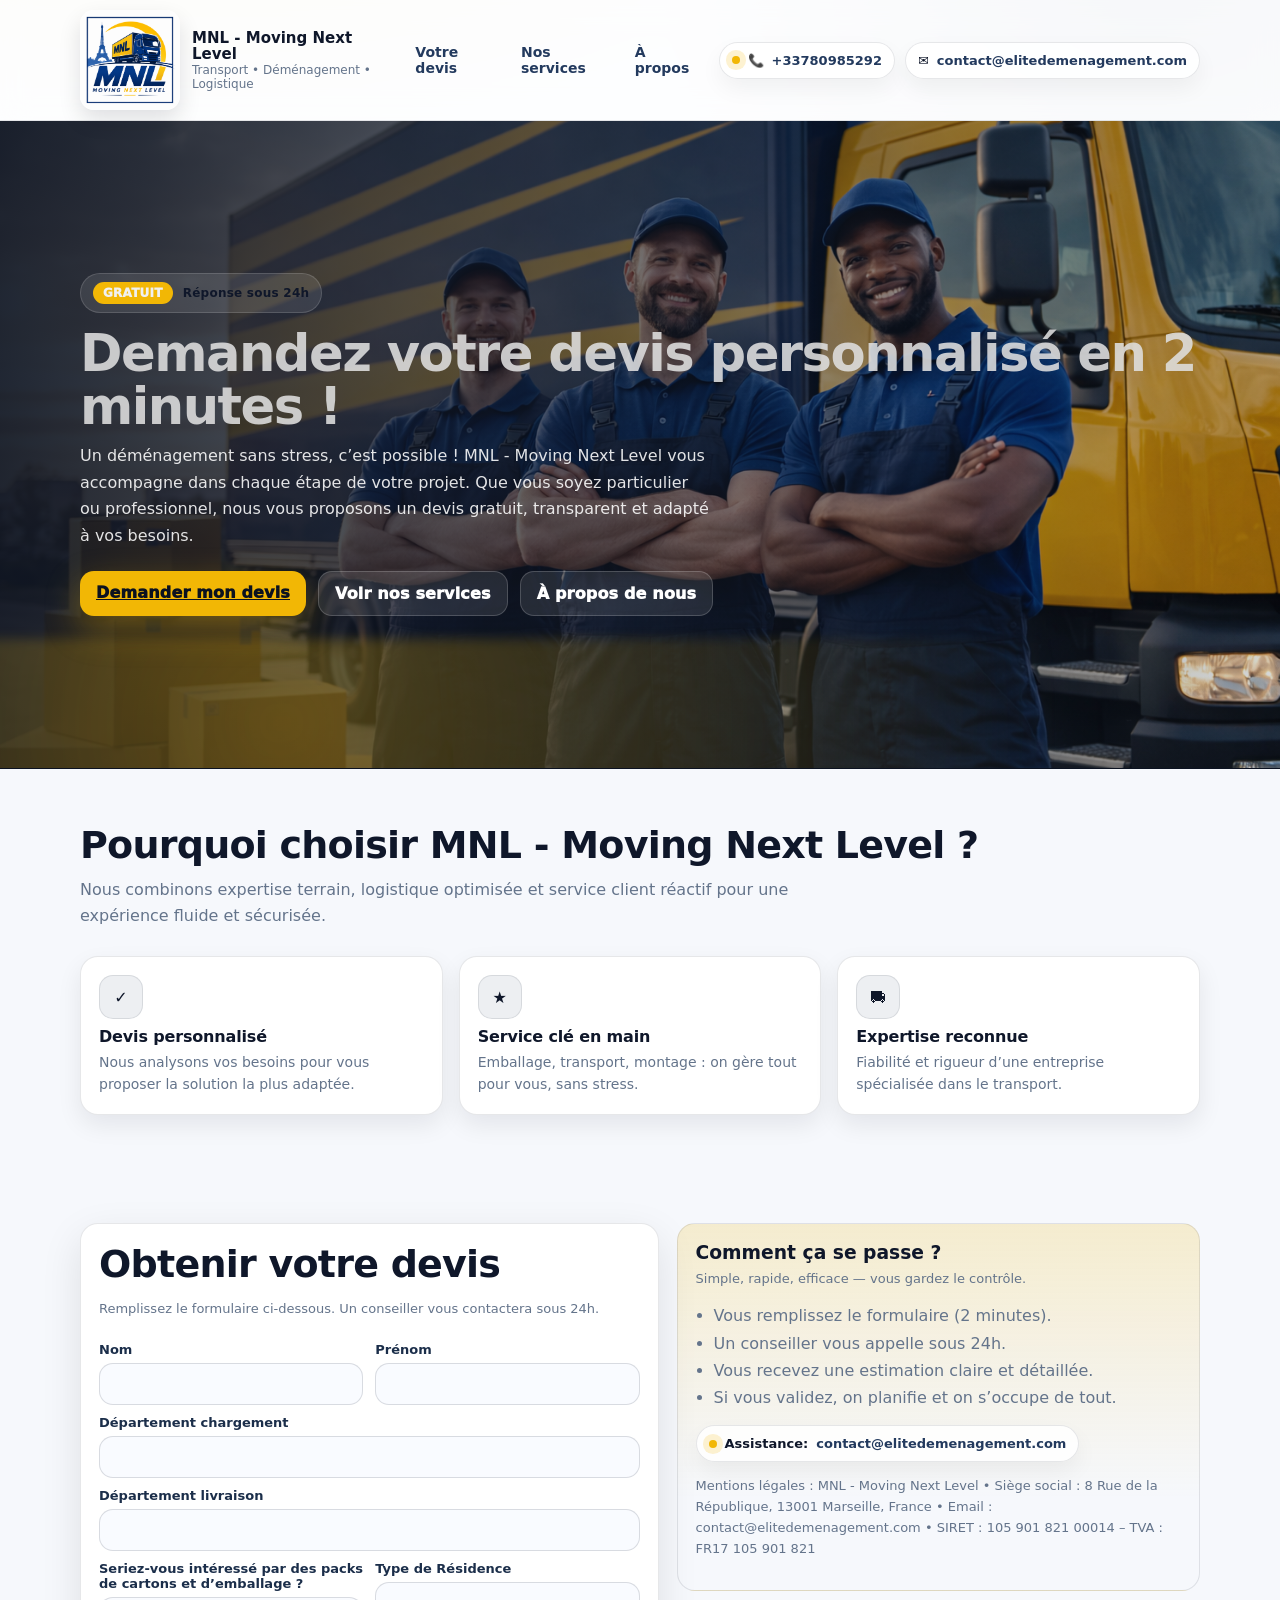
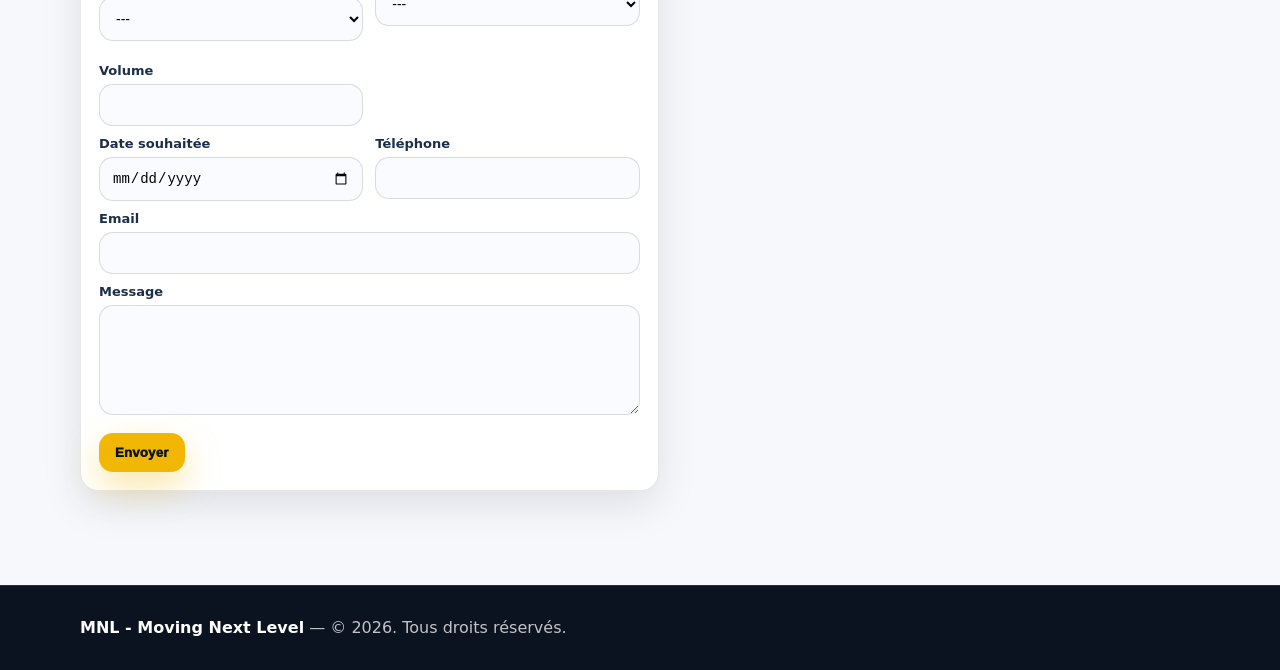
<file: index.html>
<!doctype html>
<html lang="fr">

<head>
  <meta charset="utf-8" />
  <meta name="viewport" content="width=device-width,initial-scale=1" />
  <link rel="icon" href="assets/images/logo.png" type="image/x-icon">
  <title>MNL - Moving Next Level | Votre devis</title>
  <link rel="stylesheet" href="assets/css/style.css" />
</head>

<body>

  <header class="navbar">
    <div class="container nav-inner">
      <a class="brand" href="index.html">
        <img src="assets/images/logo.png" alt="MNL" />
        <div>
          <strong>MNL - Moving Next Level</strong>
          <span>Transport • Déménagement • Logistique</span>
        </div>
      </a>

      <nav class="nav-links" aria-label="Navigation">
        <a data-nav href="index.html">Votre devis</a>
        <a data-nav href="services.html">Nos services</a>
        <a data-nav href="apropos.html">À propos</a>
      </nav>

      <div class="nav-cta">
        <a href="tel:+33780985292" class="pill">
          <span class="dot"></span> 📞 <b>+33780985292</b>
        </a>

        <a href="mailto:contact@elitedemenagement.com" class="pill">
          ✉️ <b>contact@elitedemenagement.com</b>
        </a>
      </div>

      <button class="burger" data-burger aria-label="Ouvrir le menu">
        <span></span><span></span><span></span>
      </button>
    </div>
  </header>

  <!-- Mobile drawer -->
  <div class="drawer" data-drawer>
    <div class="drawer-panel">
      <div class="drawer-head">
        <div style="display:flex;align-items:center;gap:10px;">
          <img src="assets/images/logo.png
" alt="Logo" style="width:44px;height:44px;border-radius:12px;object-fit:cover;">
          <strong>Menu</strong>
        </div>
        <button class="drawer-close" data-close aria-label="Fermer">✕</button>
      </div>

      <div class="drawer-links">
        <a data-nav href="index.html">Votre devis</a>
        <a data-nav href="services.html">Nos services</a>
        <a data-nav href="apropos.html">À propos</a>
      </div>
      <a href="tel:+33780985292" class="pill">
        <span class="dot"></span> 📞 <b>+33780985292</b>
      </a>

      <div style="height:10px"></div>
      <a href="mailto:contact@elitedemenagement.com" class="pill">
        ✉️ <b>contact@elitedemenagement.com</b>
      </a>

    </div>
  </div>

  <section class="hero">
    <div class="container hero-content">
      <div class="kicker"><span class="badge">GRATUIT</span> Réponse sous 24h</div>
      <h1>Demandez votre devis personnalisé en 2 minutes !</h1>
      <p>
        Un déménagement sans stress, c’est possible ! MNL - Moving Next Level vous accompagne dans chaque étape de votre
        projet.
        Que vous soyez particulier ou professionnel, nous vous proposons un devis gratuit, transparent et adapté à vos
        besoins.
      </p>
      <div class="hero-actions">
        <a href="#form-section" class="btn btn-primary">
          Demander mon devis
        </a>

        <a class="btn btn-secondary" style="text-decoration:none;display:inline-block" href="services.html">
          Voir nos services
        </a>
        <a class="btn btn-secondary" style="text-decoration:none;display:inline-block" href="apropos.html">
          À propos de nous
        </a>
      </div>

    </div>
  </section>

  <section class="section">
    <div class="container">
      <h2 class="section-title">Pourquoi choisir MNL - Moving Next Level ?</h2>
      <p class="section-sub">
        Nous combinons expertise terrain, logistique optimisée et service client réactif pour une expérience fluide et
        sécurisée.
      </p>

      <div class="grid-3">
        <div class="card">
          <div class="icon">✓</div>
          <h3>Devis personnalisé</h3>
          <p>Nous analysons vos besoins pour vous proposer la solution la plus adaptée.</p>
        </div>
        <div class="card">
          <div class="icon">★</div>
          <h3>Service clé en main</h3>
          <p>Emballage, transport, montage : on gère tout pour vous, sans stress.</p>
        </div>
        <div class="card">
          <div class="icon">⛟</div>
          <h3>Expertise reconnue</h3>
          <p>Fiabilité et rigueur d’une entreprise spécialisée dans le transport.</p>
        </div>
      </div>
    </div>
  </section>

  <section class="section" id="form-section">
    <div class="container form-wrap">
      <form id="form" class="form">

        <h2 class="section-title" style="margin-bottom:6px">Obtenir votre devis</h2>

        <p class="small-muted">
          Remplissez le formulaire ci-dessous. Un conseiller vous contactera sous 24h.
        </p>

        <div class="row">

          <div>
            <label class="label">Nom</label>
            <input class="input" name="Nom" required>
          </div>

          <div>
            <label class="label">Prénom</label>
            <input class="input" name="Prenom" required>
          </div>

        </div>

        <label class="label">Département chargement</label>
        <input class="input" name="Département chargement" required>

        <label class="label">Département livraison</label>
        <input class="input" name="Département livraison" required>

        <div class="row">

          <div>
            <label class="label">Seriez-vous intéressé par des packs de cartons et d’emballage ?</label>
            <select class="select" name="Carton" required>
              <option value="" disabled selected>---</option>
              <option value="Oui">Oui</option>
              <option value="Non">Non</option>
            </select>
          </div>
          <div>
            <label class="label">Type de Résidence</label>
            <select class="select" name="Type de Résidence" required>
              <option value="" disabled selected>---</option>
              <option value="Maison">Maison</option>
              <option value="Appartement">Appartement</option>
              <option value="Bureau">Bureau</option>
            </select>
          </div>

          <div>
            <label class="label">Volume</label>
            <input class="input" name="Volume">
          </div>

        </div>

        <div class="row">

          <div>
            <label class="label">Date souhaitée</label>
            <input id="date" class="input" type="date" name="date">
          </div>

          <div>
            <label class="label">Téléphone</label>
            <input class="input" name="Telephone" required>
          </div>

        </div>

        <label class="label">Email</label>
        <input class="input" type="email" name="Email" required>

        <label class="label">Message</label>
        <textarea class="textarea" name="Notes"></textarea>

        <div style="margin-top:14px">

          <button id="submit-button" type="submit" class="btn btn-primary">
            Envoyer
          </button>
          <div id="message" style="display:none;margin-top:10px;"></div>



        </div>

      </form>


      <aside class="helper">
        <h3 style="margin:0 0 6px">Comment ça se passe ?</h3>
        <p class="small-muted" style="margin-top:0">
          Simple, rapide, efficace — vous gardez le contrôle.
        </p>
        <ul>
          <li>Vous remplissez le formulaire (2 minutes).</li>
          <li>Un conseiller vous appelle sous 24h.</li>
          <li>Vous recevez une estimation claire et détaillée.</li>
          <li>Si vous validez, on planifie et on s’occupe de tout.</li>
        </ul>

 
        <a href="mailto:contact@elitedemenagement.com" style="margin-top:14px" class="pill">
          <span class="dot"></span> Assistance: <b>contact@elitedemenagement.com</b>
        </a>

        <p class="small-muted" style="margin-top:14px">
          Mentions légales : MNL - Moving Next Level • Siège social : 8 Rue de la
          République, 13001 Marseille, France • Email
          : contact@elitedemenagement.com •
          SIRET : 105 901 821 00014 – TVA : FR17 105 901 821
        </p>
      </aside>
    </div>
  </section>

  <footer class="footer">
    <div class="container">
      <p><strong>MNL - Moving Next Level</strong> — © 2026. Tous droits réservés.</p>
    </div>
  </footer>

  <script src="assets/js/main.js"></script>
</body>

</html>
</file>
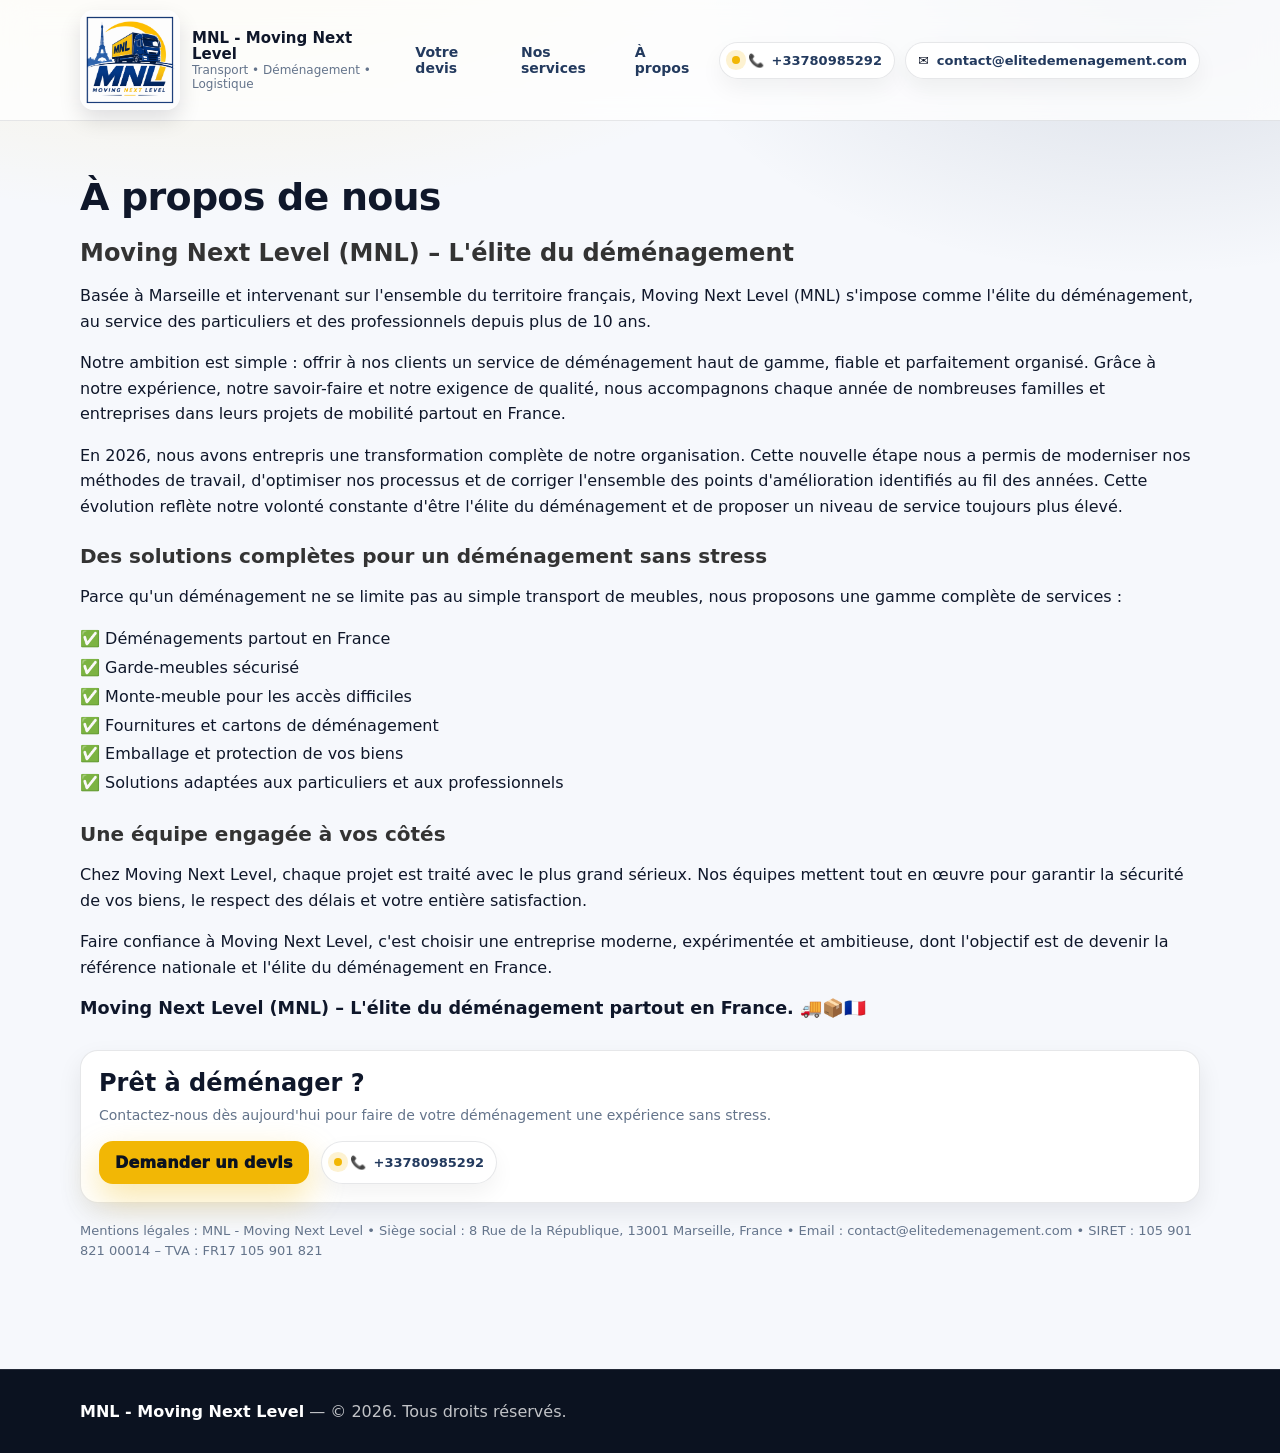
<file: apropos.html>
<!doctype html>
<html lang="fr">

<head>
  <meta charset="utf-8" />
  <meta name="viewport" content="width=device-width,initial-scale=1" />
  <link rel="icon" href="assets/images/logo.png" type="image/x-icon">
  <title>MNL - Moving Next Level | À propos</title>
  <link rel="stylesheet" href="assets/css/style.css" />
</head>

<body>

  <header class="navbar">
    <div class="container nav-inner">
      <a class="brand" href="index.html">
        <img src="assets/images/logo.png" alt="MNL - Moving Next Level" />
        <div>
          <strong>MNL - Moving Next Level</strong>
          <span>Transport • Déménagement • Logistique</span>
        </div>
      </a>

      <nav class="nav-links" aria-label="Navigation">
        <a data-nav href="index.html">Votre devis</a>
        <a data-nav href="services.html">Nos services</a>
        <a data-nav href="apropos.html">À propos</a>
      </nav>

      <div class="nav-cta"><a href="tel:+33780985292" class="pill">
          <span class="dot"></span> 📞 <b>+33780985292</b>
        </a>

        <a href="mailto:contact@elitedemenagement.com" class="pill">
          ✉️ <b>contact@elitedemenagement.com</b>
        </a>
      </div>

      <button class="burger" data-burger aria-label="Ouvrir le menu">
        <span></span><span></span><span></span>
      </button>
    </div>
  </header>

  <div class="drawer" data-drawer>
    <div class="drawer-panel">
      <div class="drawer-head">
        <div style="display:flex;align-items:center;gap:10px;">
          <img src="assets/images/logo.png" alt="Logo"
            style="width:44px;height:44px;border-radius:12px;object-fit:cover;">
          <strong>Menu</strong>
        </div>
        <button class="drawer-close" data-close aria-label="Fermer">✕</button>
      </div>
      <div class="drawer-links">
        <a data-nav href="index.html">Votre devis</a>
        <a data-nav href="services.html">Nos services</a>
        <a data-nav href="apropos.html">À propos</a>
      </div>
      <a href="tel:+33780985292" class="pill">
        <span class="dot"></span> 📞 <b>+33780985292</b>
      </a>

      <div style="height:10px"></div>
      <a href="mailto:contact@elitedemenagement.com" class="pill">
        ✉️ <b>contact@elitedemenagement.com</b>
      </a>
    </div>
  </div>

  <section class="section">
    <div class="container">
      <h1 class="section-title">À propos de nous</h1>
      <h2 style="margin-bottom: 16px; font-size: 1.5rem; color: #333;">Moving Next Level (MNL) – L'élite du déménagement
      </h2>

      <p style="margin-bottom: 16px; line-height: 1.6;">
        Basée à Marseille et intervenant sur l'ensemble du territoire français, Moving Next Level (MNL) s'impose comme
        l'élite du déménagement, au service des particuliers et des professionnels depuis plus de 10 ans.
      </p>

      <p style="margin-bottom: 16px; line-height: 1.6;">
        Notre ambition est simple : offrir à nos clients un service de déménagement haut de gamme, fiable et
        parfaitement organisé. Grâce à notre expérience, notre savoir-faire et notre exigence de qualité, nous
        accompagnons chaque année de nombreuses familles et entreprises dans leurs projets de mobilité partout en
        France.
      </p>

      <p style="margin-bottom: 24px; line-height: 1.6;">
        En 2026, nous avons entrepris une transformation complète de notre organisation. Cette nouvelle étape nous a
        permis de moderniser nos méthodes de travail, d'optimiser nos processus et de corriger l'ensemble des points
        d'amélioration identifiés au fil des années. Cette évolution reflète notre volonté constante d'être l'élite du
        déménagement et de proposer un niveau de service toujours plus élevé.
      </p>

      <h3 style="margin-bottom: 12px; font-size: 1.25rem; color: #333;">Des solutions complètes pour un déménagement
        sans stress</h3>
      <p style="margin-bottom: 16px; line-height: 1.6;">
        Parce qu'un déménagement ne se limite pas au simple transport de meubles, nous proposons une gamme complète de
        services :
      </p>

      <ul style="list-style: none; padding: 0; margin-bottom: 24px; line-height: 1.8;">
        <li>✅ Déménagements partout en France</li>
        <li>✅ Garde-meubles sécurisé</li>
        <li>✅ Monte-meuble pour les accès difficiles</li>
        <li>✅ Fournitures et cartons de déménagement</li>
        <li>✅ Emballage et protection de vos biens</li>
        <li>✅ Solutions adaptées aux particuliers et aux professionnels</li>
      </ul>

      <h3 style="margin-bottom: 12px; font-size: 1.25rem; color: #333;">Une équipe engagée à vos côtés</h3>
      <p style="margin-bottom: 16px; line-height: 1.6;">
        Chez Moving Next Level, chaque projet est traité avec le plus grand sérieux. Nos équipes mettent tout en œuvre
        pour garantir la sécurité de vos biens, le respect des délais et votre entière satisfaction.
      </p>

      <p style="margin-bottom: 16px; line-height: 1.6;">
        Faire confiance à Moving Next Level, c'est choisir une entreprise moderne, expérimentée et ambitieuse, dont
        l'objectif est de devenir la référence nationale et l'élite du déménagement en France.
      </p>

      <p style="font-weight: bold; margin-bottom: 32px; font-size: 1.1rem;">
        Moving Next Level (MNL) – L'élite du déménagement partout en France. 🚚📦🇫🇷
      </p>

      <div class="card" style="margin-top:16px;">
        <h2 style="margin:0 0 8px;">Prêt à déménager ?</h2>
        <p class="small-muted" style="margin:0;">
          Contactez-nous dès aujourd'hui pour faire de votre déménagement une expérience sans stress.
        </p>
        <div style="margin-top:14px;display:flex;gap:12px;flex-wrap:wrap;">
          <a class="btn btn-primary" style="text-decoration:none;display:inline-block" href="index.html#form">Demander
            un devis</a>
          <a href="tel:+33780985292" class="pill">
            <span class="dot"></span> 📞 <b>+33780985292</b>
          </a>
        </div>
      </div>

      <p class="small-muted" style="margin-top:18px">
        Mentions légales : MNL - Moving Next Level • Siège social : 8 Rue de la République,
        13001 Marseille, France • Email :
        contact@elitedemenagement.com •
        SIRET : 105 901 821 00014 – TVA : FR17 105 901 821
      </p>
    </div>
  </section>

  <footer class="footer">
    <div class="container">
      <p><strong>MNL - Moving Next Level</strong> — © 2026. Tous droits réservés.</p>
    </div>
  </footer>

  <script src="assets/js/main.js"></script>
</body>

</html>
</file>
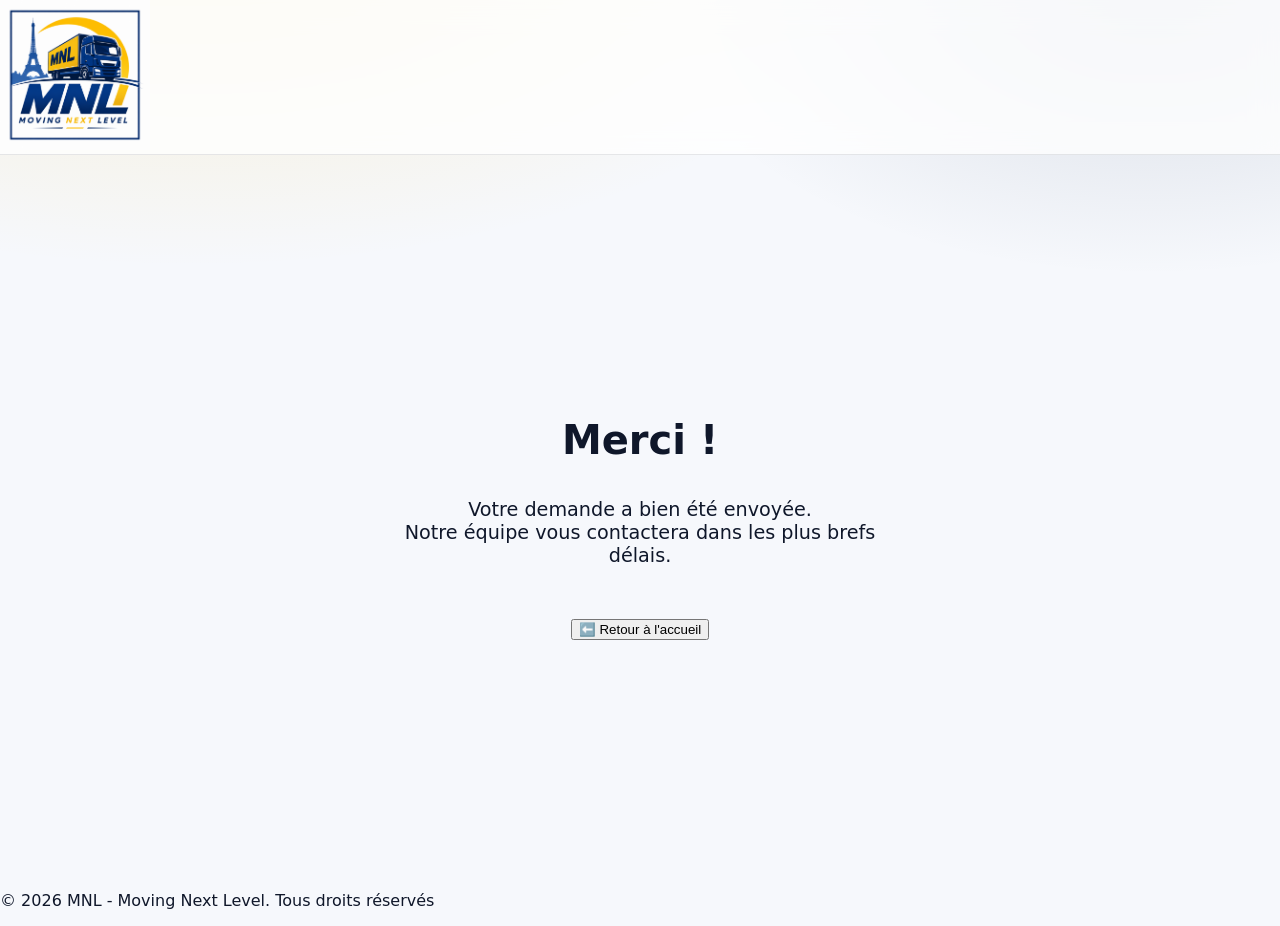
<file: merci.html>
<!DOCTYPE html>
<html lang="fr">

<head>
  <meta charset="UTF-8">
  <meta name="viewport" content="width=device-width, initial-scale=1.0">
  <title>Merci - MNL - Moving Next Level</title>
  <link rel="stylesheet" href="./assets/css/style.css">
  <link rel="stylesheet" href="./assets/css/responsive.css">
  <link rel="icon" href="assets/images/logo.png" type="image/x-icon">
  <link href="https://fonts.googleapis.com/css2?family=Montserrat:wght@300;400;500;700&display=swap" rel="stylesheet">
  <!-- Google tag (gtag.js) -->
  <script async src="https://www.googletagmanager.com/gtag/js?id=AW-17023485935"></script>
  <script>
    window.dataLayer = window.dataLayer || [];
    function gtag(){dataLayer.push(arguments);}
    gtag('js', new Date());

    gtag('config', 'AW-17023485935');
  </script>
  <!-- Event snippet for Envoi de formulaire pour prospects conversion page -->
  <script>
    gtag('event', 'conversion', {
      'send_to': 'AW-17023485935/jPHXCJvSwbsaEO-Pt7U_',
      'value': 1.0,
      'currency': 'ILS'
    });
</script>

</head>

<body>
  <!-- Navigation bar -->
  <nav class="navbar navbar-expand-md navbar-light text-black">
    <div class="container-fluid">
      <a href="index.html">
        <img src="assets/images/logo.png" alt="Logo ELITE" width="150px">
      </a>
    </div>
  </nav>

  <!-- Main Content -->
  <main style="min-height: 80vh; display: flex; flex-direction: column; justify-content: center; align-items: center; text-align: center; padding: 2rem;">
    <h1 style="font-size: 2.5rem; color: var(--blue-color-dark); margin-bottom: 1rem;">Merci !</h1>
    <p style="font-size: 1.2rem; max-width: 500px;">
      Votre demande a bien été envoyée. <br>
      Notre équipe vous contactera dans les plus brefs délais.
    </p>

    <a href="index.html">
      <button class="hero-button" style="margin-top: 2rem;">
        ⬅️ Retour à l'accueil
      </button>
    </a>
  </main>

  <!-- Footer -->
  <footer>
    <div class="bottom-bar">
      <p>&copy; 2026 MNL - Moving Next Level. Tous droits réservés</p>
    </div>
  </footer>
</body>

</html>
</file>
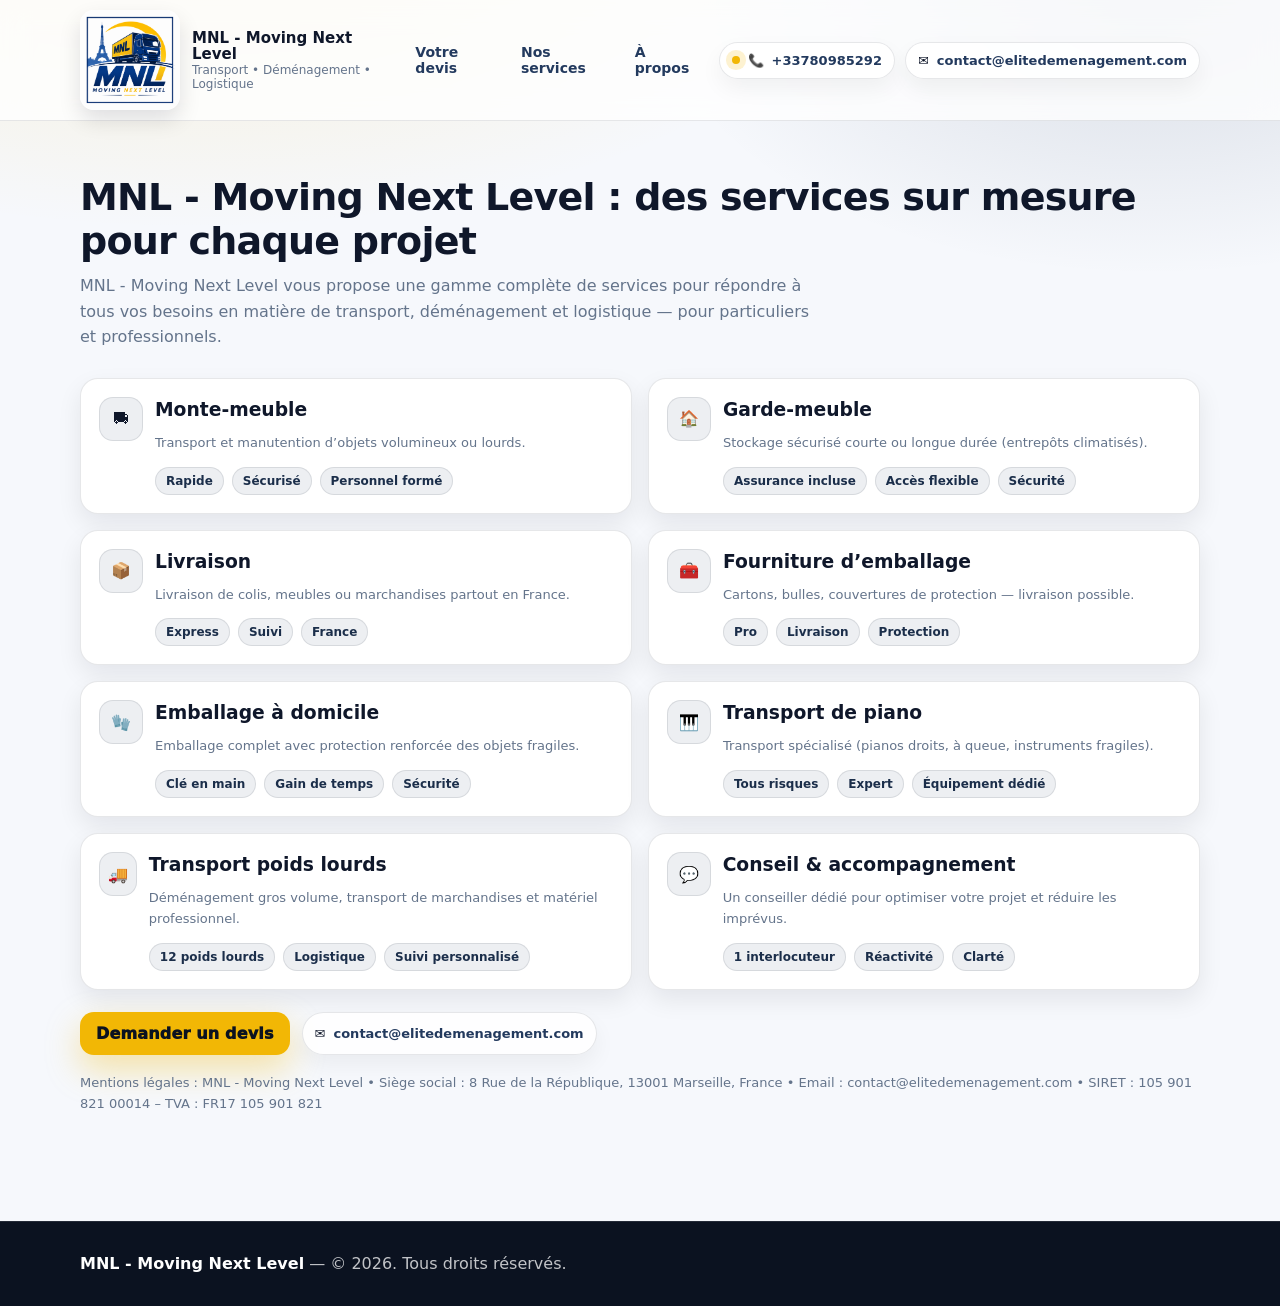
<file: services.html>
<!doctype html>
<html lang="fr">

<head>
  <meta charset="utf-8" />
  <meta name="viewport" content="width=device-width,initial-scale=1" />
  <link rel="icon" href="assets/images/logo.png" type="image/x-icon">
  <title>MNL - Moving Next Level | Nos services</title>
  <link rel="stylesheet" href="assets/css/style.css" />
</head>

<body>

  <header class="navbar">
    <div class="container nav-inner">
      <a class="brand" href="index.html">
        <img src="assets/images/logo.png" alt="MNL - Moving Next Level" />
        <div>
          <strong>MNL - Moving Next Level</strong>
          <span>Transport • Déménagement • Logistique</span>
        </div>
      </a>

      <nav class="nav-links" aria-label="Navigation">
        <a data-nav href="index.html">Votre devis</a>
        <a data-nav href="services.html">Nos services</a>
        <a data-nav href="apropos.html">À propos</a>
      </nav>

      <div class="nav-cta">
        <a href="tel:+33780985292" class="pill">
          <span class="dot"></span> 📞 <b>+33780985292</b>
        </a>

        <a href="mailto:contact@elitedemenagement.com" class="pill">
          ✉️ <b>contact@elitedemenagement.com</b>
        </a>
      </div>

      <button class="burger" data-burger aria-label="Ouvrir le menu">
        <span></span><span></span><span></span>
      </button>
    </div>
  </header>

  <div class="drawer" data-drawer>
    <div class="drawer-panel">
      <div class="drawer-head">
        <div style="display:flex;align-items:center;gap:10px;">
          <img src="assets/images/logo.png" alt="Logo"
            style="width:44px;height:44px;border-radius:12px;object-fit:cover;">
          <strong>Menu</strong>
        </div>
        <button class="drawer-close" data-close aria-label="Fermer">✕</button>
      </div>
      <div class="drawer-links">
        <a data-nav href="index.html">Votre devis</a>
        <a data-nav href="services.html">Nos services</a>
        <a data-nav href="apropos.html">À propos</a>
      </div><a href="tel:+33780985292" class="pill">
        <span class="dot"></span> 📞 <b>+33780985292</b>
      </a>

      <div style="height:10px"></div>
      <a href="mailto:contact@elitedemenagement.com" class="pill">
        ✉️ <b>contact@elitedemenagement.com</b>
      </a>

    </div>
  </div>

  <section class="section">
    <div class="container">
      <h1 class="section-title">MNL - Moving Next Level : des services sur mesure pour chaque projet</h1>
      <p class="section-sub">
        MNL - Moving Next Level vous propose une gamme complète de services pour répondre à tous vos besoins en matière
        de
        transport,
        déménagement et logistique — pour particuliers et professionnels.
      </p>

      <div class="services">
        <div class="service">
          <div class="top">
            <div class="icon">⛟</div>
            <div>
              <h3>Monte-meuble</h3>
              <p class="small-muted">Transport et manutention d’objets volumineux ou lourds.</p>
              <div class="tags">
                <span class="tag">Rapide</span>
                <span class="tag">Sécurisé</span>
                <span class="tag">Personnel formé</span>
              </div>
            </div>
          </div>
        </div>

        <div class="service">
          <div class="top">
            <div class="icon">🏠</div>
            <div>
              <h3>Garde-meuble</h3>
              <p class="small-muted">Stockage sécurisé courte ou longue durée (entrepôts climatisés).</p>
              <div class="tags">
                <span class="tag ">Assurance incluse</span>
                <span class="tag">Accès flexible</span>
                <span class="tag">Sécurité</span>
              </div>
            </div>
          </div>
        </div>

        <div class="service">
          <div class="top">
            <div class="icon">📦</div>
            <div>
              <h3>Livraison</h3>
              <p class="small-muted">Livraison de colis, meubles ou marchandises partout en France.</p>
              <div class="tags">
                <span class="tag ">Express</span>
                <span class="tag">Suivi</span>
                <span class="tag">France</span>
              </div>
            </div>
          </div>
        </div>

        <div class="service">
          <div class="top">
            <div class="icon">🧰</div>
            <div>
              <h3>Fourniture d’emballage</h3>
              <p class="small-muted">Cartons, bulles, couvertures de protection — livraison possible.</p>
              <div class="tags">
                <span class="tag ">Pro</span>
                <span class="tag">Livraison</span>
                <span class="tag">Protection</span>
              </div>
            </div>
          </div>
        </div>

        <div class="service">
          <div class="top">
            <div class="icon">🧤</div>
            <div>
              <h3>Emballage à domicile</h3>
              <p class="small-muted">Emballage complet avec protection renforcée des objets fragiles.</p>
              <div class="tags">
                <span class="tag ">Clé en main</span>
                <span class="tag">Gain de temps</span>
                <span class="tag">Sécurité</span>
              </div>
            </div>
          </div>
        </div>

        <div class="service">
          <div class="top">
            <div class="icon">🎹</div>
            <div>
              <h3>Transport de piano</h3>
              <p class="small-muted">Transport spécialisé (pianos droits, à queue, instruments fragiles).</p>
              <div class="tags">
                <span class="tag ">Tous risques</span>
                <span class="tag">Expert</span>
                <span class="tag">Équipement dédié</span>
              </div>
            </div>
          </div>
        </div>

        <div class="service">
          <div class="top">
            <div class="icon">🚚</div>
            <div>
              <h3>Transport poids lourds</h3>
              <p class="small-muted">Déménagement gros volume, transport de marchandises et matériel professionnel.</p>
              <div class="tags">
                <span class="tag ">12 poids lourds</span>
                <span class="tag">Logistique</span>
                <span class="tag">Suivi personnalisé</span>
              </div>
            </div>
          </div>
        </div>

        <div class="service">
          <div class="top">
            <div class="icon">💬</div>
            <div>
              <h3>Conseil & accompagnement</h3>
              <p class="small-muted">Un conseiller dédié pour optimiser votre projet et réduire les imprévus.</p>
              <div class="tags">
                <span class="tag ">1 interlocuteur</span>
                <span class="tag">Réactivité</span>
                <span class="tag">Clarté</span>
              </div>
            </div>
          </div>
        </div>
      </div>

      <div style="margin-top:22px;display:flex;gap:12px;flex-wrap:wrap;">
        <a class="btn btn-primary" style="text-decoration:none;display:inline-block" href="index.html#form">Demander un
          devis</a>
        <a href="mailto:contact@elitedemenagement.com" class="pill">
          ✉️ <b>contact@elitedemenagement.com</b>
        </a>
      </div>

      <p class="small-muted" style="margin-top:18px">
        Mentions légales : MNL - Moving Next Level • Siège social : 8 Rue de la République,
        13001 Marseille, France • Email :
        contact@elitedemenagement.com •
        SIRET : 105 901 821 00014 – TVA : FR17 105 901 821
      </p>
    </div>
  </section>

  <footer class="footer">
    <div class="container">
      <p><strong>MNL - Moving Next Level</strong> — © 2026. Tous droits réservés.</p>
    </div>
  </footer>

  <script src="assets/js/main.js"></script>
</body>

</html>
</file>
<file: assets/css/style.css>
:root{
  --blue:#233a5e;          /* כחול כהה */
  --blue-2:#1b2e4a;
  --yellow:#f2b705;        /* צהוב */
  --bg:#f6f8fc;            /* רקע */
  --card:#ffffff;
  --text:#0f172a;
  --muted:#64748b;
  --border:rgba(15,23,42,.10);
  --shadow: 0 14px 40px rgba(2,6,23,.10);
  --shadow2: 0 10px 25px rgba(2,6,23,.08);
  --radius: 18px;
}

*{box-sizing:border-box}
html{scroll-behavior:smooth}
body{
  margin:0;
  font-family: ui-sans-serif, system-ui, -apple-system, Segoe UI, Roboto, Arial;
  color:var(--text);
  background: radial-gradient(1200px 600px at 15% -10%, rgba(242,183,5,.18), transparent 60%),
              radial-gradient(900px 500px at 90% 0%, rgba(35,58,94,.14), transparent 55%),
              var(--bg);
}

/* ====== Layout ====== */
.container{
  width:min(1120px, calc(100% - 40px));
  margin:0 auto;
}
.section{padding: 54px 0;}
.section-title{
  font-size: clamp(26px, 3vw, 38px);
  letter-spacing:-0.02em;
  margin:0 0 10px;
}
.section-sub{
  margin:0 0 28px;
  color:var(--muted);
  line-height:1.6;
  max-width: 72ch;
}

/* ====== Navbar ====== */
.navbar{
  position:sticky;
  top:0;
  z-index:999;
  background: rgba(255,255,255,.78);
  backdrop-filter: blur(14px);
  border-bottom: 1px solid var(--border);
}
.nav-inner{
  height:120px;
  display:flex;
  align-items:center;
  justify-content:space-between;
  gap:14px;
}
.brand{
  display:flex;
  align-items:center;
  gap:12px;
  text-decoration:none;
  color:var(--text);
}
.brand img{
  width:100px;
  border-radius:14px;
  object-fit:cover;
  box-shadow: 0 10px 22px rgba(2,6,23,.12);
}
.brand strong{
  display:block;
  font-size: 15px;
  line-height:1.1;
}
.brand span{
  display:block;
  font-size:12px;
  color:var(--muted);
}

.nav-links{
  display:flex;
  align-items:center;
  gap: 8px;
}
.nav-links a{
  text-decoration:none;
  color: var(--blue);
  font-weight: 700;
  font-size: 14px;
  padding:10px 12px;
  border-radius: 999px;
  transition: background .15s ease, transform .15s ease, color .15s ease;
}
.nav-links a:hover{
  background: rgba(35,58,94,.08);
  transform: translateY(-1px);
}
.nav-links a.active{
  background: rgba(242,183,5,.20);
  color: var(--blue-2);
}

.nav-cta{
  display:flex;
  align-items:center;
  gap:10px;
  white-space:nowrap;
}
.pill{
  display:inline-flex;
  align-items:center;
  gap:8px;
  padding:10px 12px;
  border-radius:999px;
  border:1px solid var(--border);
  background: rgba(255,255,255,.85);
  color: var(--blue-2);
  font-weight:800;
  font-size:13px;
  box-shadow: 0 10px 22px rgba(2,6,23,.05);
}
.pill b{color:var(--blue)}
.pill .dot{
  width:8px; height:8px; border-radius:99px;
  background: var(--yellow);
  box-shadow: 0 0 0 6px rgba(242,183,5,.18);
}

/* Mobile menu button */
.burger{
  display:none;
  width:44px;height:44px;
  border-radius: 12px;
  border:1px solid var(--border);
  background: rgba(255,255,255,.9);
  cursor:pointer;
}
.burger span{
  display:block;
  width:18px; height:2px;
  background: var(--blue);
  margin:4px auto;
  border-radius:99px;
}

/* Mobile drawer */
.drawer{
  position:fixed;
  inset:0;
  background: rgba(2,6,23,.55);
  z-index:9999;

  opacity:0;
  pointer-events:none;
  transition: opacity .3s ease;
}

.drawer.open{
  opacity:1;
  pointer-events:auto;
}

.drawer-panel{
  position:absolute;
  right:0;
  top:0;
  width:min(360px, 88vw);
  height:100%;
  background:#fff;
  padding:18px;
  box-shadow: var(--shadow);

  transform: translateX(100%);
  transition: transform .3s ease;
}

.drawer.open .drawer-panel{
  transform: translateX(0);
}

/* ====== Hero ====== */
.hero{
  position:relative;
  min-height: 72vh;
  display:flex;
  align-items:center;
  overflow:hidden;
  border-bottom: 1px solid var(--border);
  background: #0b1220;
}
.hero::before{
  content:"";
  position:absolute;
  inset:0;
  background:
    linear-gradient(90deg, rgba(11,18,32,.92) 0%,
                         rgba(11,18,32,.62) 45%,
                         rgba(11,18,32,.15) 100%),
    url("/assets/images/truck-hero.jpg") center/cover no-repeat;
  transform: scale(1.03);

  pointer-events:none; /* 👈 להוסיף את השורה הזאת */
}
.hero::after{
  content:"";
  position:absolute;
  inset:auto -20% -45% -20%;
  height: 420px;
  background: radial-gradient(circle at 30% 20%, rgba(242,183,5,.28), transparent 60%);
  filter: blur(6px);
}
.hero-content{
  position:relative;
  z-index:2; /* 👈 להוסיף */
}
.kicker{
  display:inline-flex;
  gap:10px;
  align-items:center;
  padding:8px 12px;
  border-radius:999px;
  background: rgba(255,255,255,.10);
  border: 1px solid rgba(255,255,255,.14);
  font-weight:800;
  letter-spacing:.02em;
  font-size:12px;
}
.kicker .badge{
  background: var(--yellow);
  color: #f0f0f0;
  font-weight: 1000;
  padding:4px 10px;
  border-radius:999px;
}
.hero h1{
  margin:14px 0 10px;
  font-size: clamp(32px, 4vw, 54px);
  letter-spacing:-0.03em;
  line-height:1.04;
    color: rgba(223, 223, 223, 0.88);
}
.hero p{
  margin:0 0 22px;
  max-width: 62ch;
  color: rgba(255,255,255,.88);
  line-height:1.65;
  font-size: 16px;
}
.hero-actions{
  display:flex;
  gap:12px;
  flex-wrap:wrap;
}
.btn{
  appearance:none;
  border:none;
  cursor:pointer;
  border-radius: 14px;
  padding: 12px 16px;
  font-weight: 950;
  letter-spacing:.01em;
  transition: transform .15s ease, box-shadow .15s ease, opacity .15s ease;
}
.btn-primary{
  background: var(--yellow);
  color: #0b1220;
  box-shadow: 0 14px 34px rgba(242,183,5,.35);
}
.btn-primary:hover{transform: translateY(-1px); opacity:.95;}
.btn-secondary{
  background: rgba(255,255,255,.10);
  color: #fff;
  border: 1px solid rgba(255,255,255,.18);
}
.btn-secondary:hover{transform: translateY(-1px); opacity:.95;}

/* ====== Cards / Highlights ====== */
.grid-3{
  display:grid;
  grid-template-columns: repeat(3, 1fr);
  gap: 16px;
}
.card{
  background: var(--card);
  border: 1px solid var(--border);
  border-radius: var(--radius);
  box-shadow: var(--shadow2);
  padding: 18px;
}
.card h3{
  margin:8px 0 6px;
  font-size: 16px;
  letter-spacing:-0.01em;
}
.drawer-links{
  display:flex;
  flex-direction:column;
  gap:12px;
  margin:20px 0;
}

.drawer-links a{
  text-decoration:none;
  color: var(--blue);
  font-weight:700;
  font-size:16px;
  padding:12px 14px;
  border-radius:12px;
  transition: background .2s ease, transform .2s ease;
}

.drawer-links a:hover{
  background: rgba(35,58,94,.08);
  transform: translateX(4px);
}

.card p{
  margin:0;
  color: var(--muted);
  line-height:1.55;
  font-size: 14px;
}
.pill{
  text-decoration:none;
  color:inherit;
}
.icon{
  width:44px;height:44px;
  border-radius: 14px;
  display:grid;
  place-items:center;
  background: rgba(35,58,94,.08);
  border: 1px solid var(--border);
  position:relative;
}


/* ====== Form ====== */
.form-wrap{
  display:grid;
  grid-template-columns: 1.05fr .95fr;
  gap: 18px;
  align-items:start;
}
.form{
  background:#fff;
  border: 1px solid var(--border);
  border-radius: var(--radius);
  box-shadow: var(--shadow);
  padding: 18px;
}
.form .row{
  display:grid;
  grid-template-columns: 1fr 1fr;
  gap: 12px;
}
.label{
  display:block;
  font-size: 13px;
  font-weight: 900;
  color: var(--blue-2);
  margin: 10px 0 6px;
}
.input, .select, .textarea{
  width:100%;
  padding: 12px 12px;
  border-radius: 14px;
  border: 1px solid rgba(15,23,42,.14);
  background: #f9fbff;
  outline:none;
  transition: box-shadow .15s ease, border-color .15s ease, background .15s ease;
  font-size: 14px;
}
.input:focus, .select:focus, .textarea:focus{
  border-color: rgba(35,58,94,.55);
  background:#fff;
  box-shadow: 0 0 0 4px rgba(35,58,94,.12);
}
.textarea{min-height: 110px; resize: vertical;}

.helper{
  background: linear-gradient(180deg, rgba(242,183,5,.18), transparent 75%);
  border: 1px solid var(--border);
  border-radius: var(--radius);
  padding: 18px;
}
.helper ul{margin:10px 0 0; padding-left:18px; color: var(--muted); line-height:1.7;}
.small-muted{color:var(--muted); font-size:13px; line-height:1.6;}

/* ====== Services list ====== */
.services{
  display:grid;
  grid-template-columns: repeat(2, 1fr);
  gap: 16px;
}
.service{
  background:#fff;
  border:1px solid var(--border);
  border-radius: var(--radius);
  box-shadow: var(--shadow2);
  padding: 18px;
}
.service .top{
  display:flex; gap:12px; align-items:flex-start;
}
.service h3{margin:2px 0 6px;}
.tags{
  margin-top:10px;
  display:flex;
  gap:8px;
  flex-wrap:wrap;
}
.tag{
  font-size:12px;
  font-weight:900;
  color: var(--blue-2);
  background: rgba(35,58,94,.08);
  border:1px solid var(--border);
  padding:6px 10px;
  border-radius:999px;
}
.tag.yellow{
  background: rgba(242,183,5,.20);
}

/* ====== Footer ====== */
.footer{
  margin-top: 40px;
  background: #0b1220;
  color: rgba(255,255,255,.85);
  padding: 28px 0;
  border-top: 1px solid rgba(255,255,255,.10);
}
.footer p{margin:0; color: rgba(255,255,255,.75); line-height:1.7;}
.footer strong{color:#fff}

/* ====== Responsive ====== */
@media (max-width: 980px){
  .grid-3{grid-template-columns: 1fr;}
  .form-wrap{grid-template-columns: 1fr;}
  .services{grid-template-columns: 1fr;}
}
@media (max-width: 860px){
  .nav-links, .nav-cta{display:none;}
  .burger{display:inline-block;}
  .hero{min-height: 62vh;}
}
@media (max-width: 560px){
  .form .row{grid-template-columns: 1fr;}
  .brand strong{font-size:14px}
  .brand span{display:none}
}
</file>
<file: assets/css/responsive.css>
@media (max-width: 1400px) {
    #services {
      max-width: 80%;
    }
  }
  
  @media (max-width: 1160px) {
    #services {
      max-width: 90%;
    }
  }
  
  @media (max-width: 1024px) {
    #about-us {
      align-items: unset;
    }
  
    .about-heading {
      font-size: 1.8rem;
    }
  
    .about-content p {
      font-size: 1rem;
    }
  
    #about-us img {
      margin-bottom: -2rem;
      max-height: 30rem;
    }
  }
  
  @media (min-width: 870px) {
    .menu-btn {
      display: none;
    }
  
    .mobile-menu {
      display: none;
    }
  }
  
  @media (max-width: 870px) {
    .desktop-menu {
      display: none;
    }
  
    #about-us {
      gap: 2rem;
    }
  
    #contact-us {
      flex-direction: column;
    }
  
    .contact-content {
      text-align: center;
      max-width: 30rem;
      margin: 0 2rem;
    }
  
    .contact-content h2 {
      margin: -2rem 0 2rem;
    }
  }
  
  @media (max-width: 768px) {
    #about-us {
      flex-direction: column;
      align-items: center;
      text-align: center;
      padding: 0;
    }
  
    #about-us img {
      margin-bottom: 1rem;
    }
  
    .cards-container {
      flex-direction: column;
    }
  
    .section-heading {
      text-align: center;
    }
  
    #services {
      max-width: 80%;
    }
  
    #contact-us {
      flex-direction: column;
    }
  
    .waves {
      max-height: 50px;
    }
  }
  
  
  @media screen and (max-width: 600px) {
    .hero-text {
      font-size: 1.4rem;
      padding: 0.8rem;
    }
  
    #services {
      max-width: 90%;
    }
  
    .logos:before,
    .logos:after {
      width: 100px;
    }
  }
  
  @media (max-width: 465px) {
    #about-us {
      padding: 0 2rem;
    }
  
    .hero-text {
      font-size: 1.2rem;
    }
  
    .about-content h2 {
      text-align: center;
    }
  
    .hero-button {
      font-size: 1rem;
    }
  
    #contact-us img {
      width: 20rem;
      margin: 0 2rem;
    }
  }
  
  @media (max-width: 320px) {
    #contact-us img {
      width: 15rem;
    }
  }
</file>
